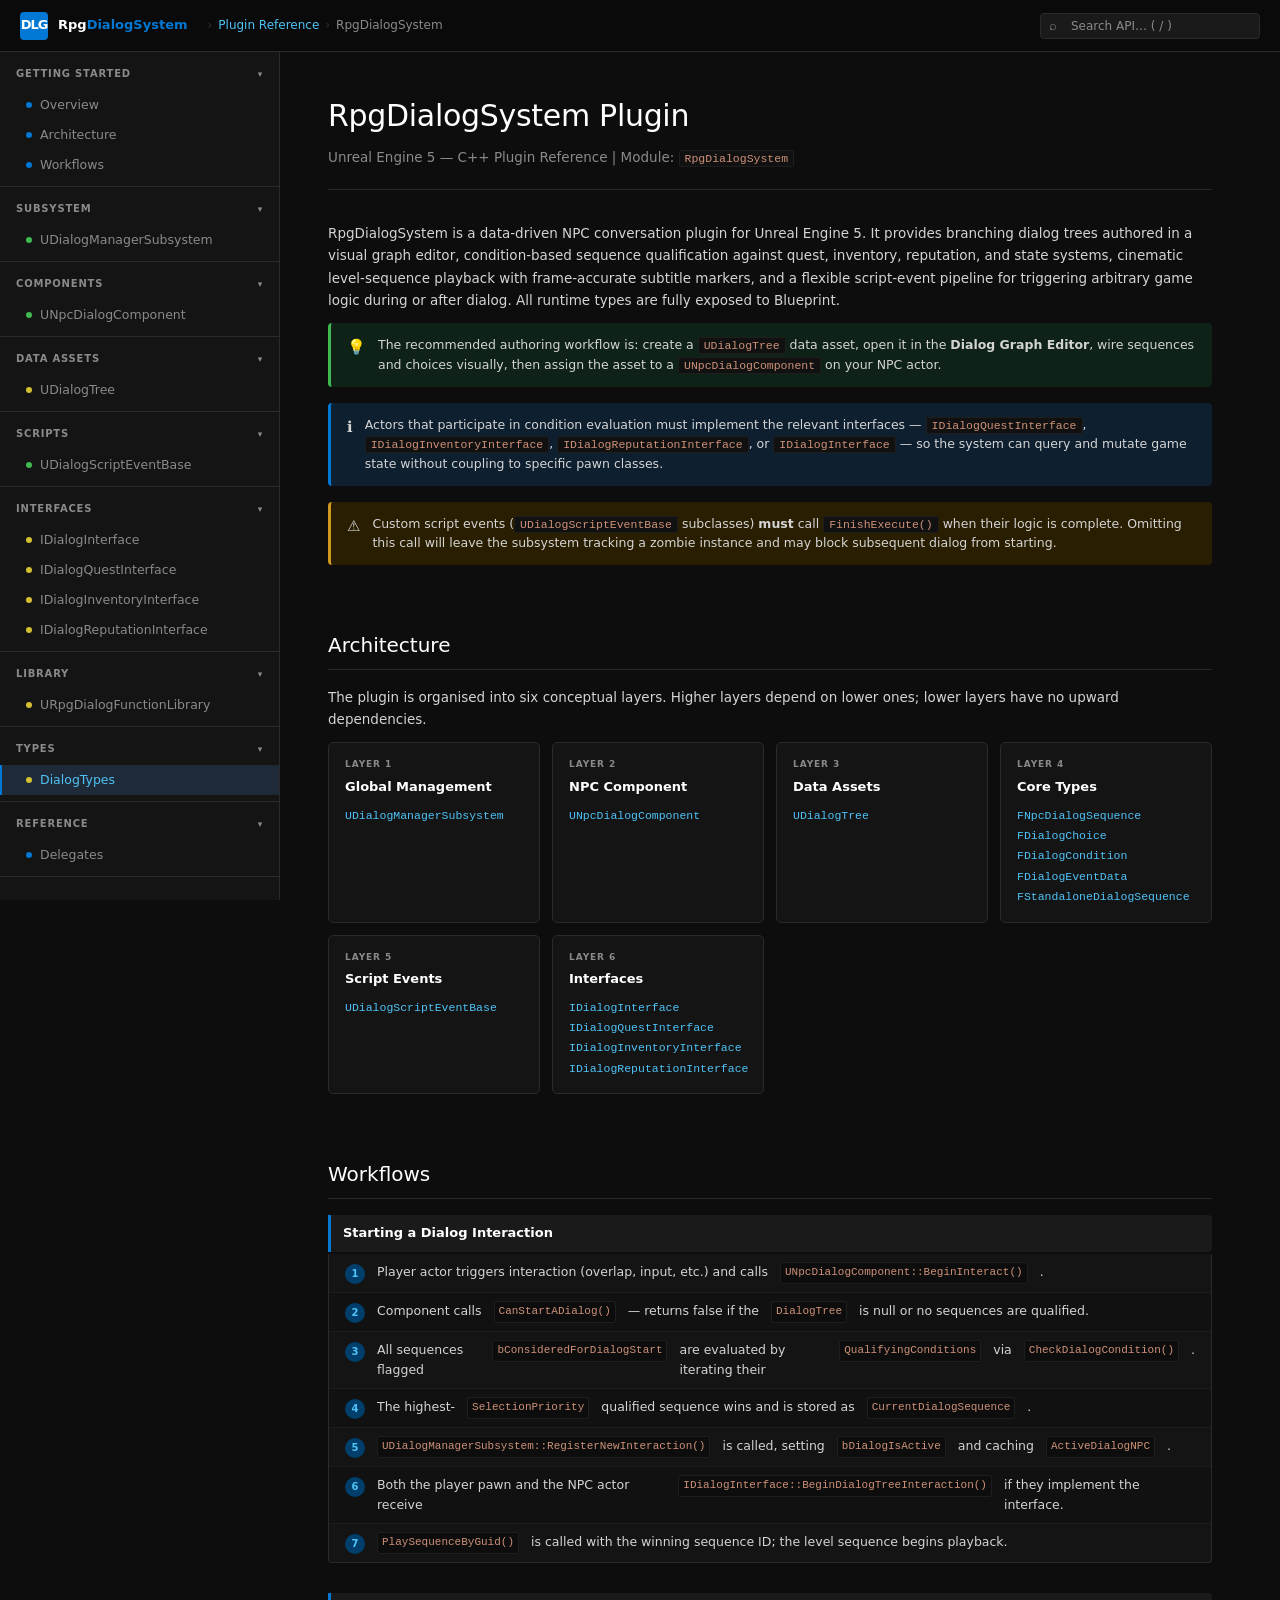
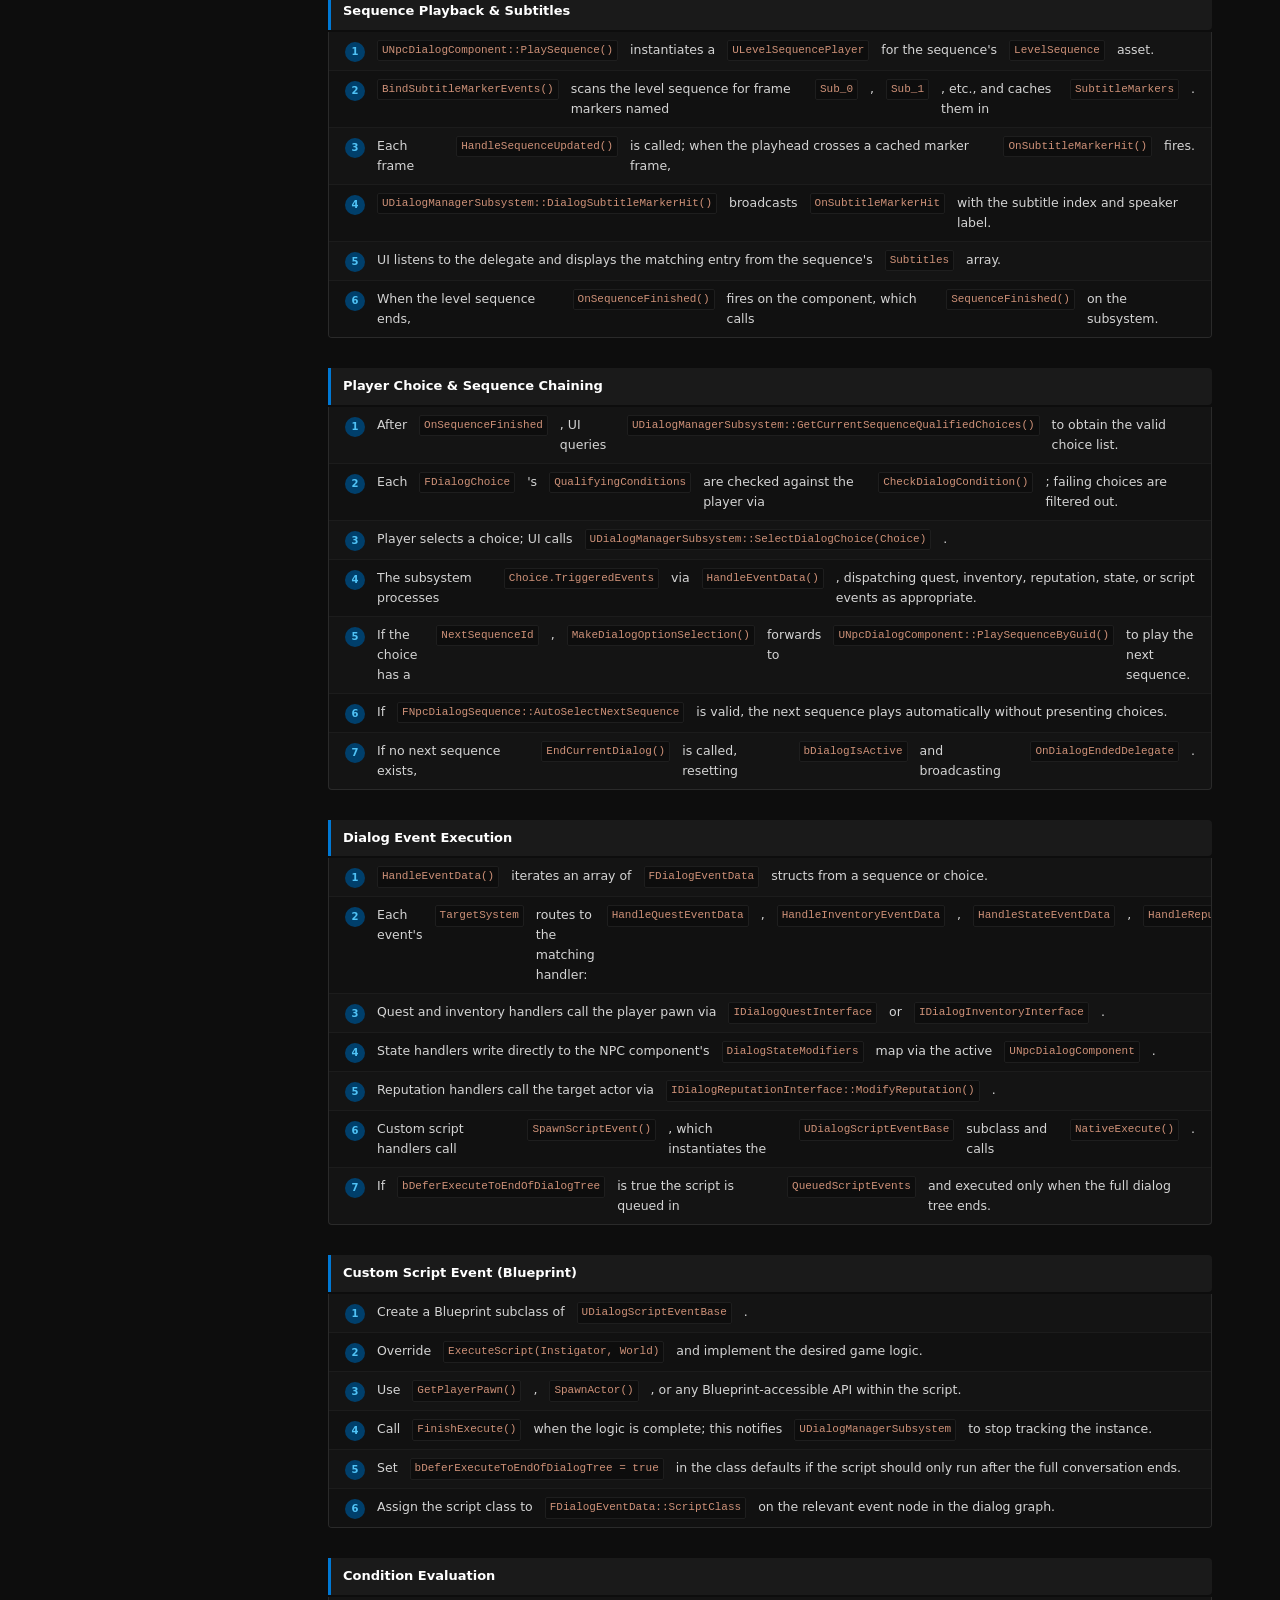
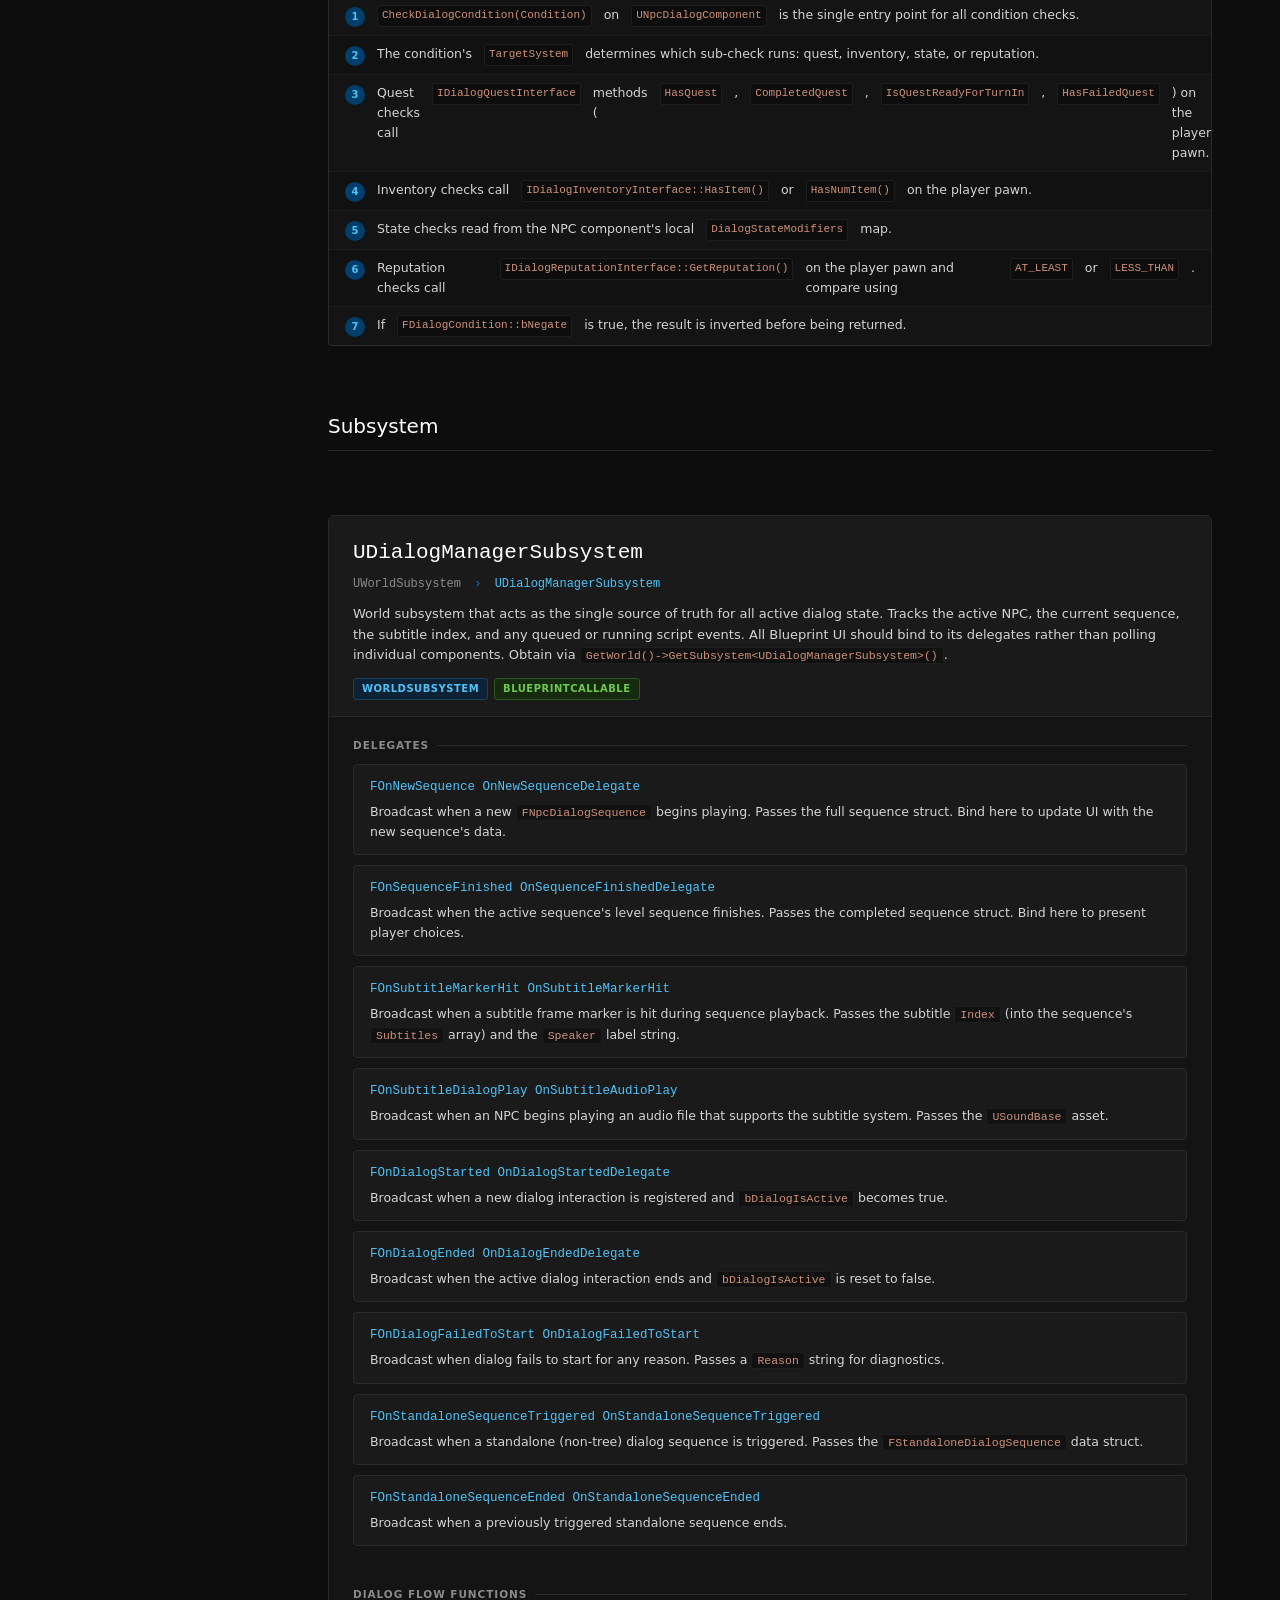
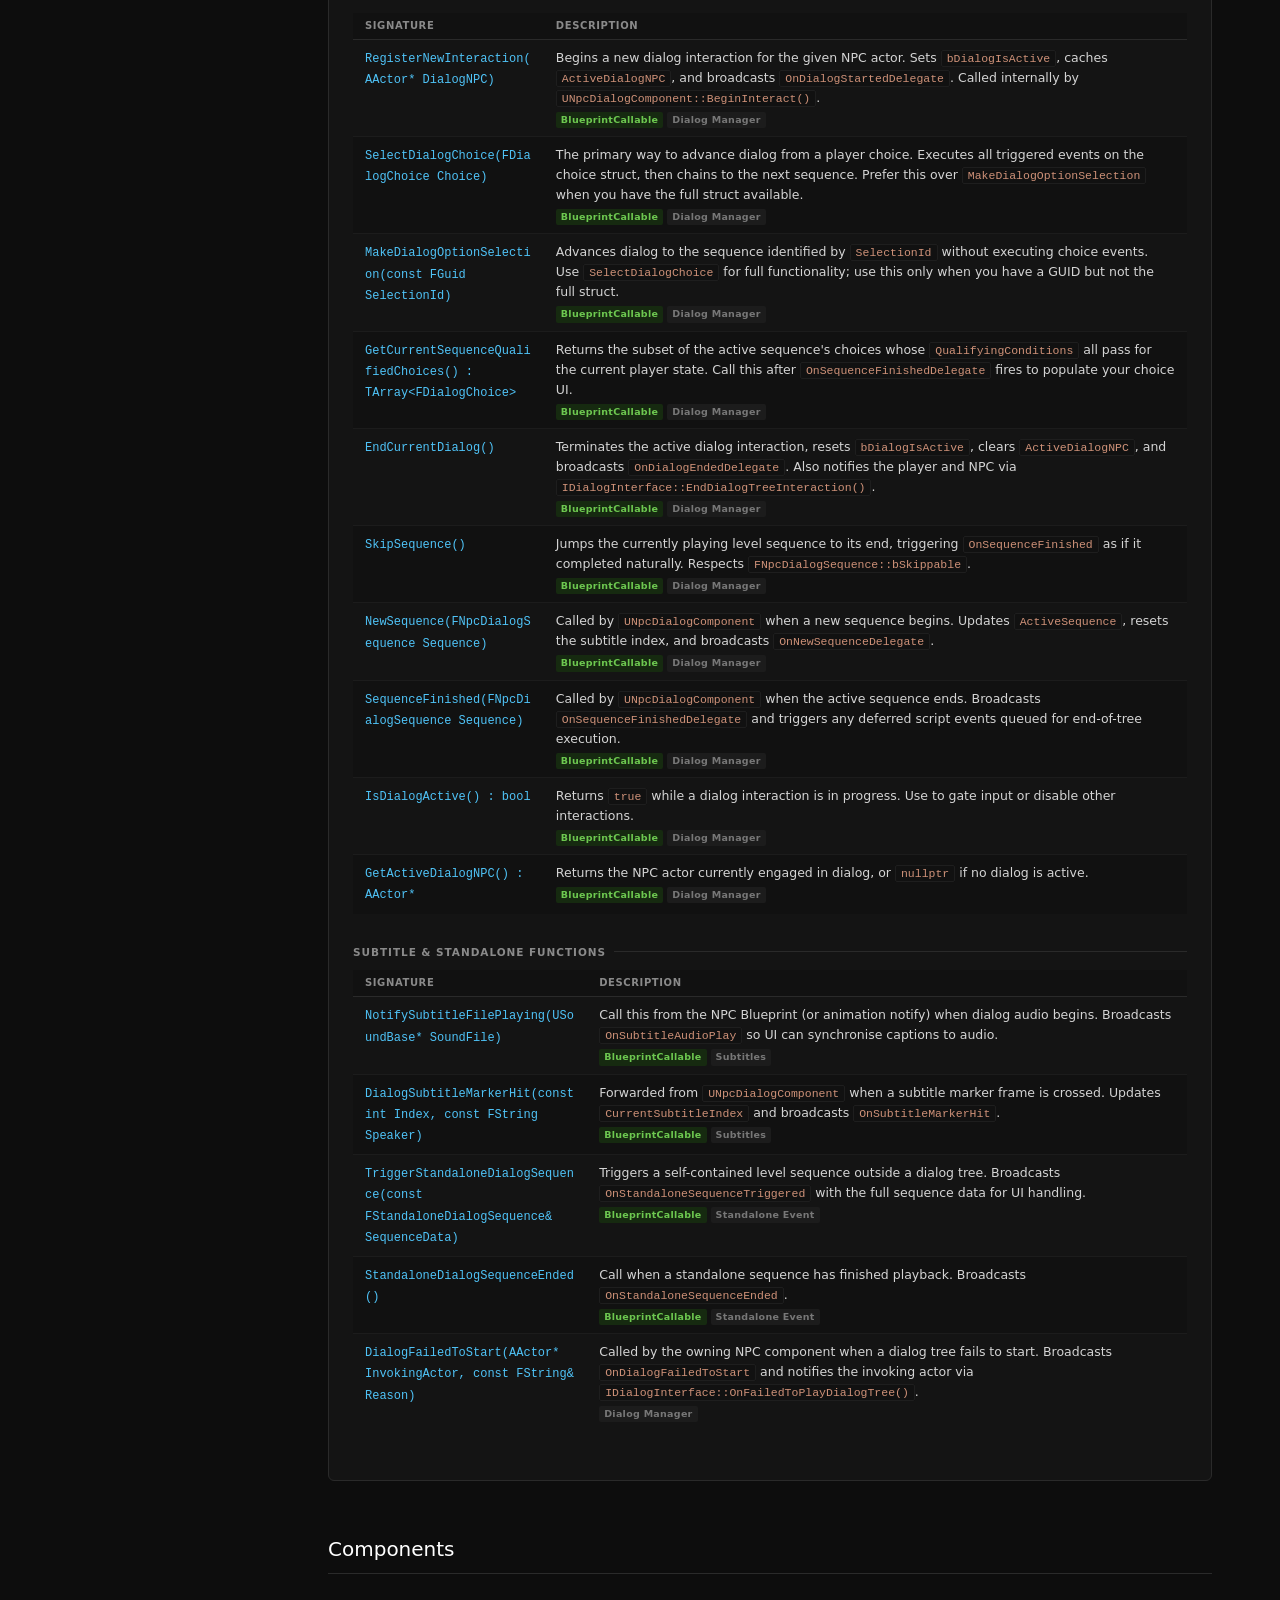
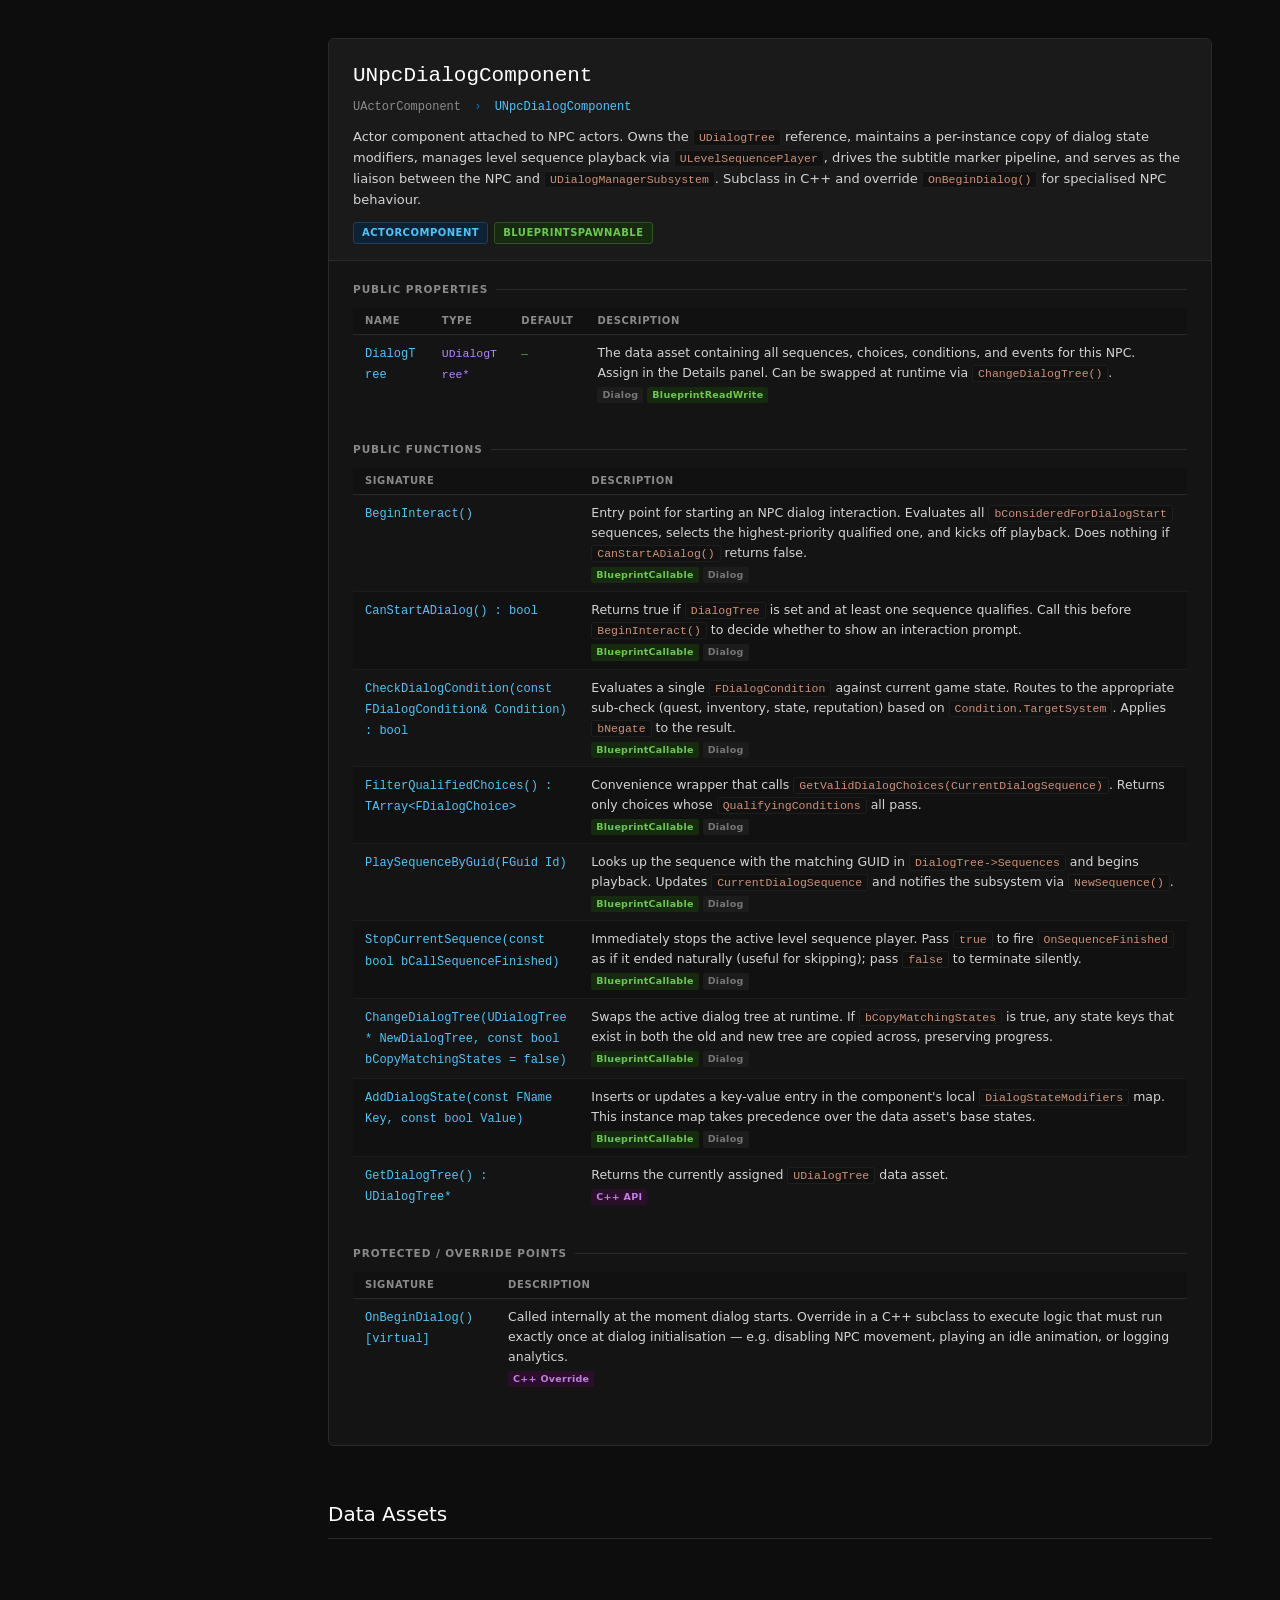
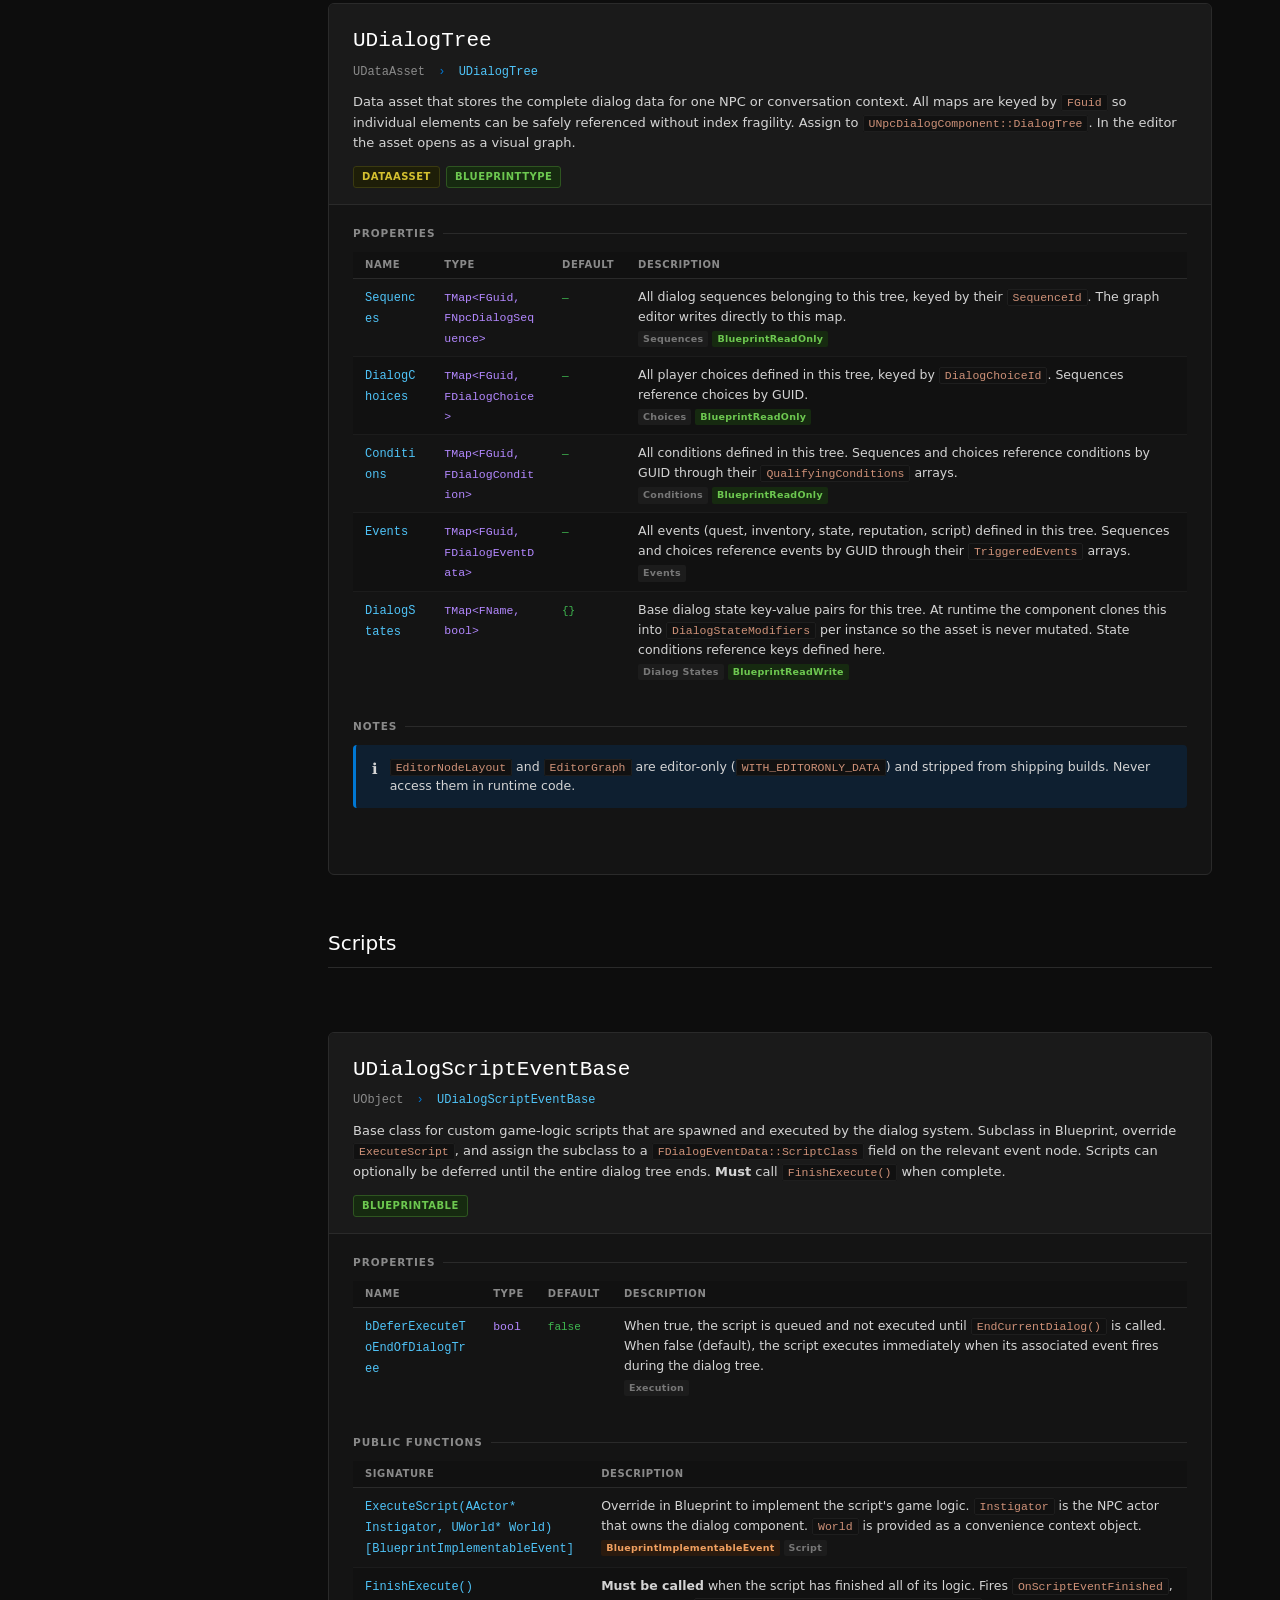
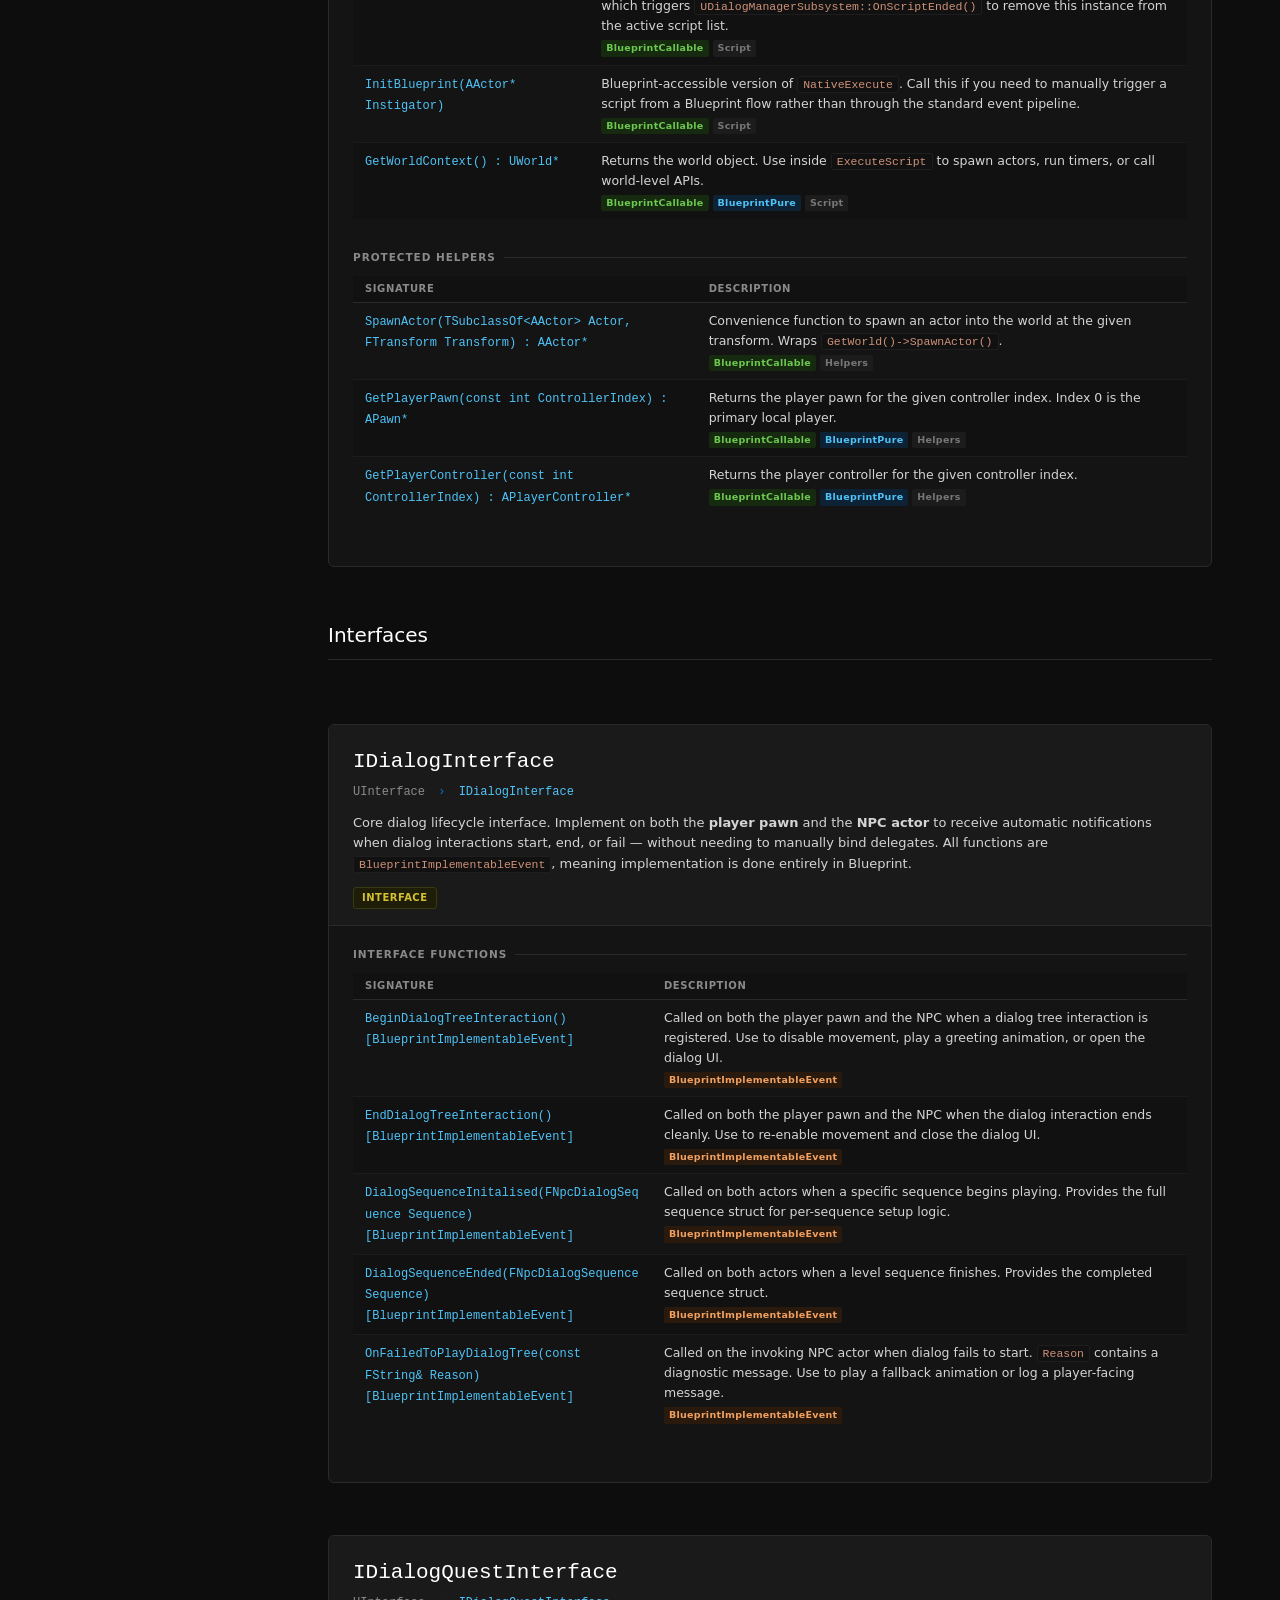
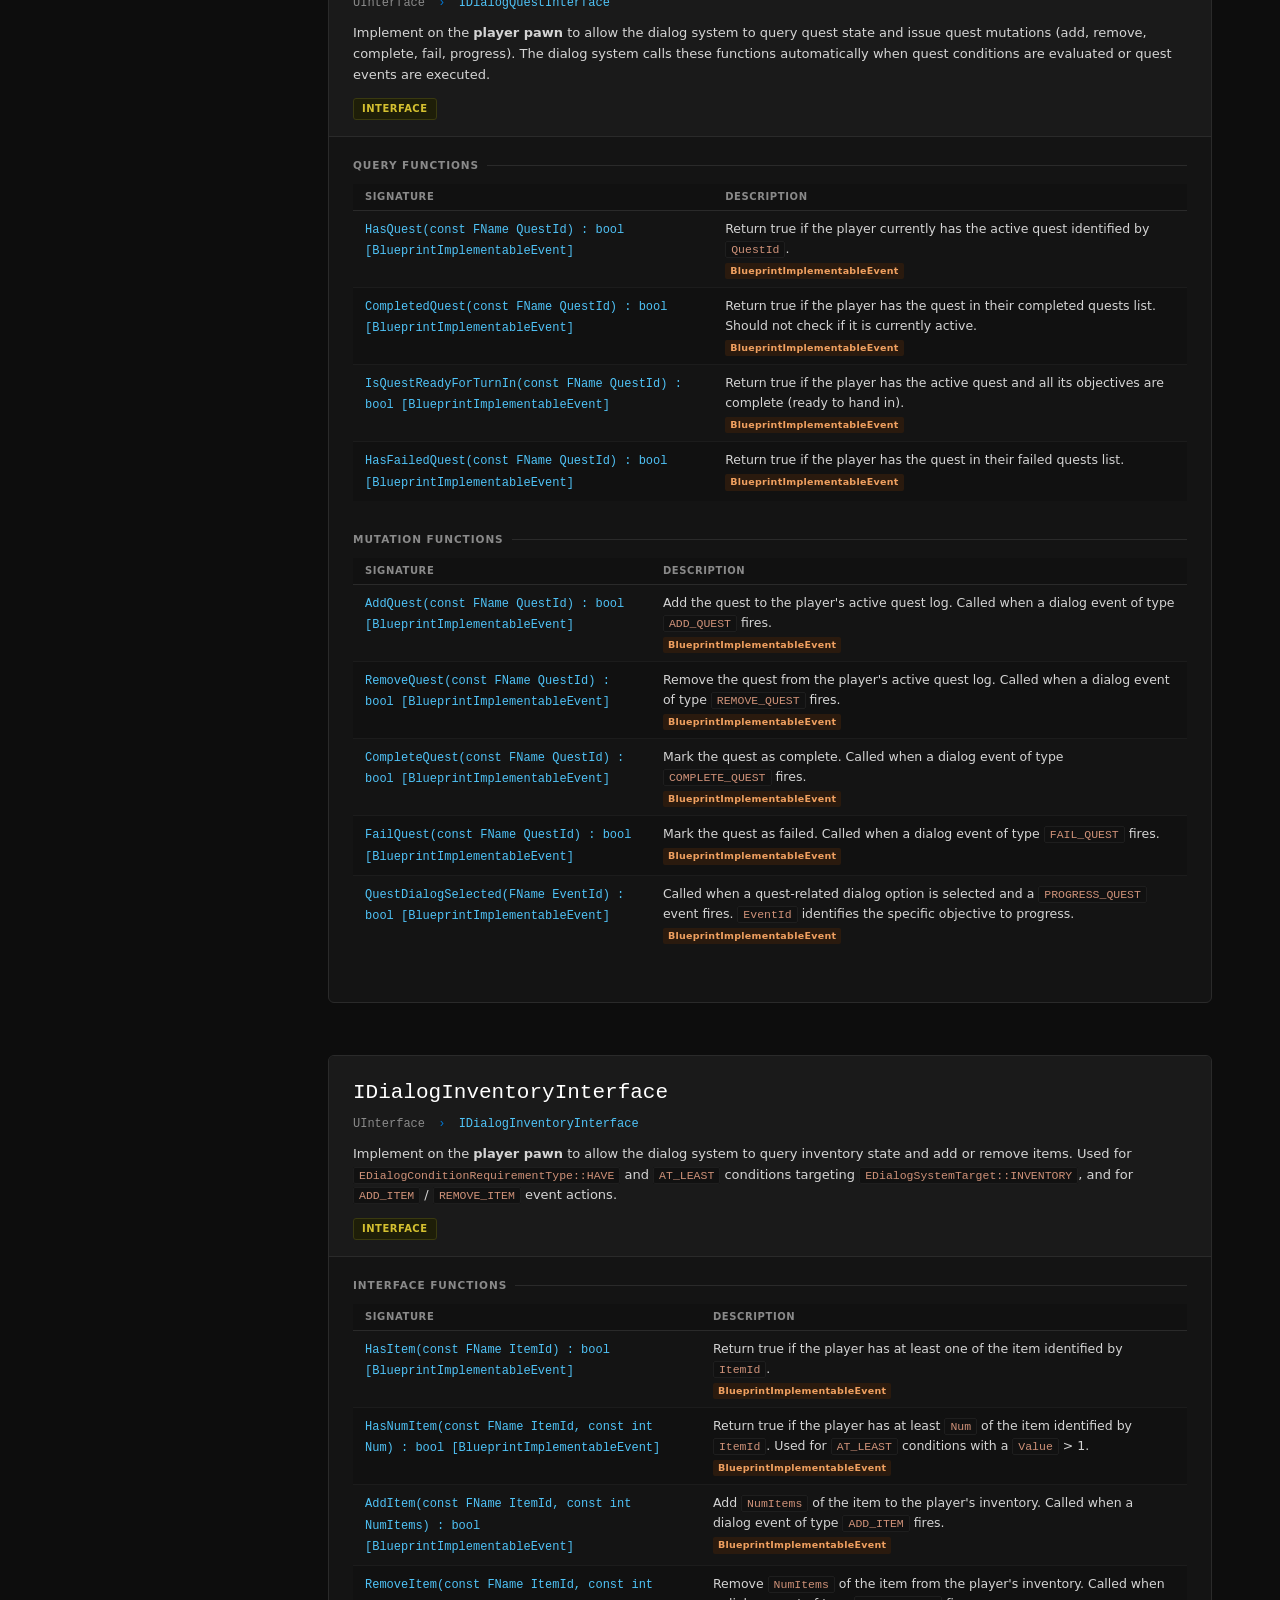
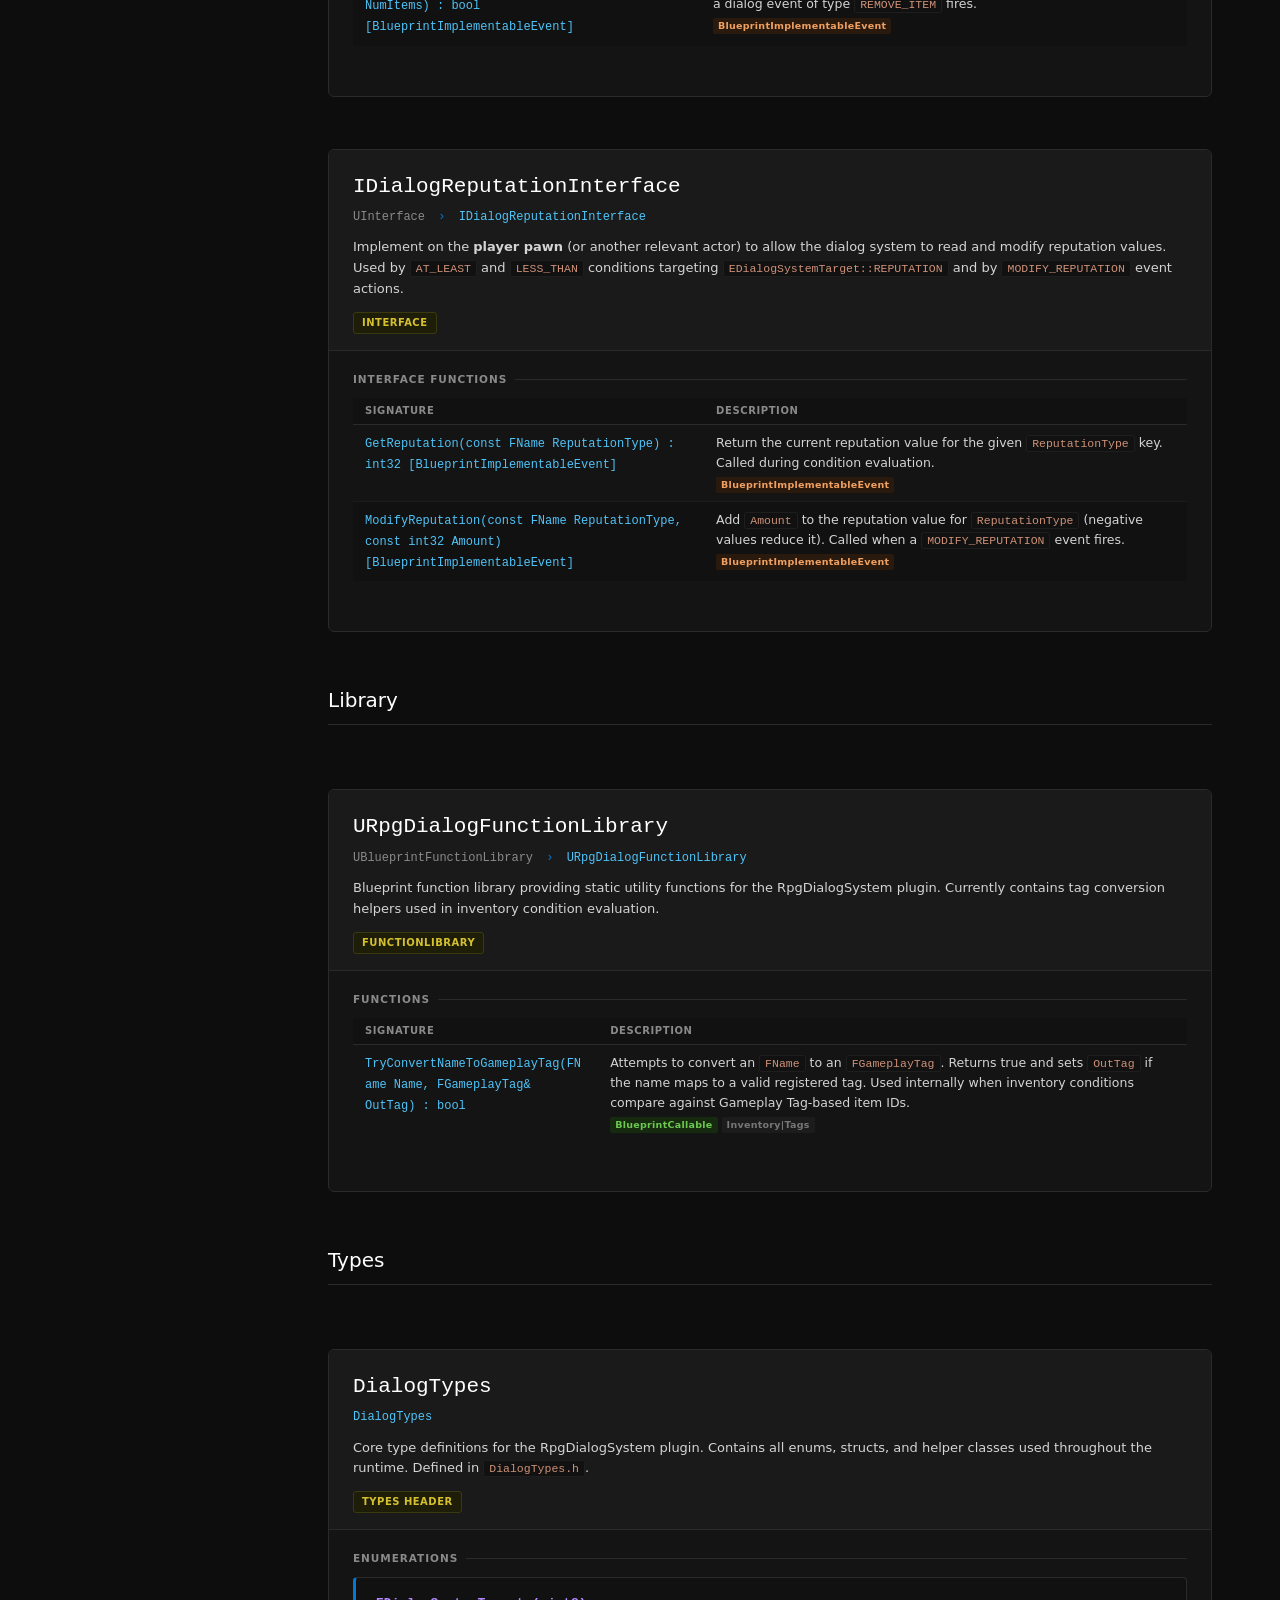
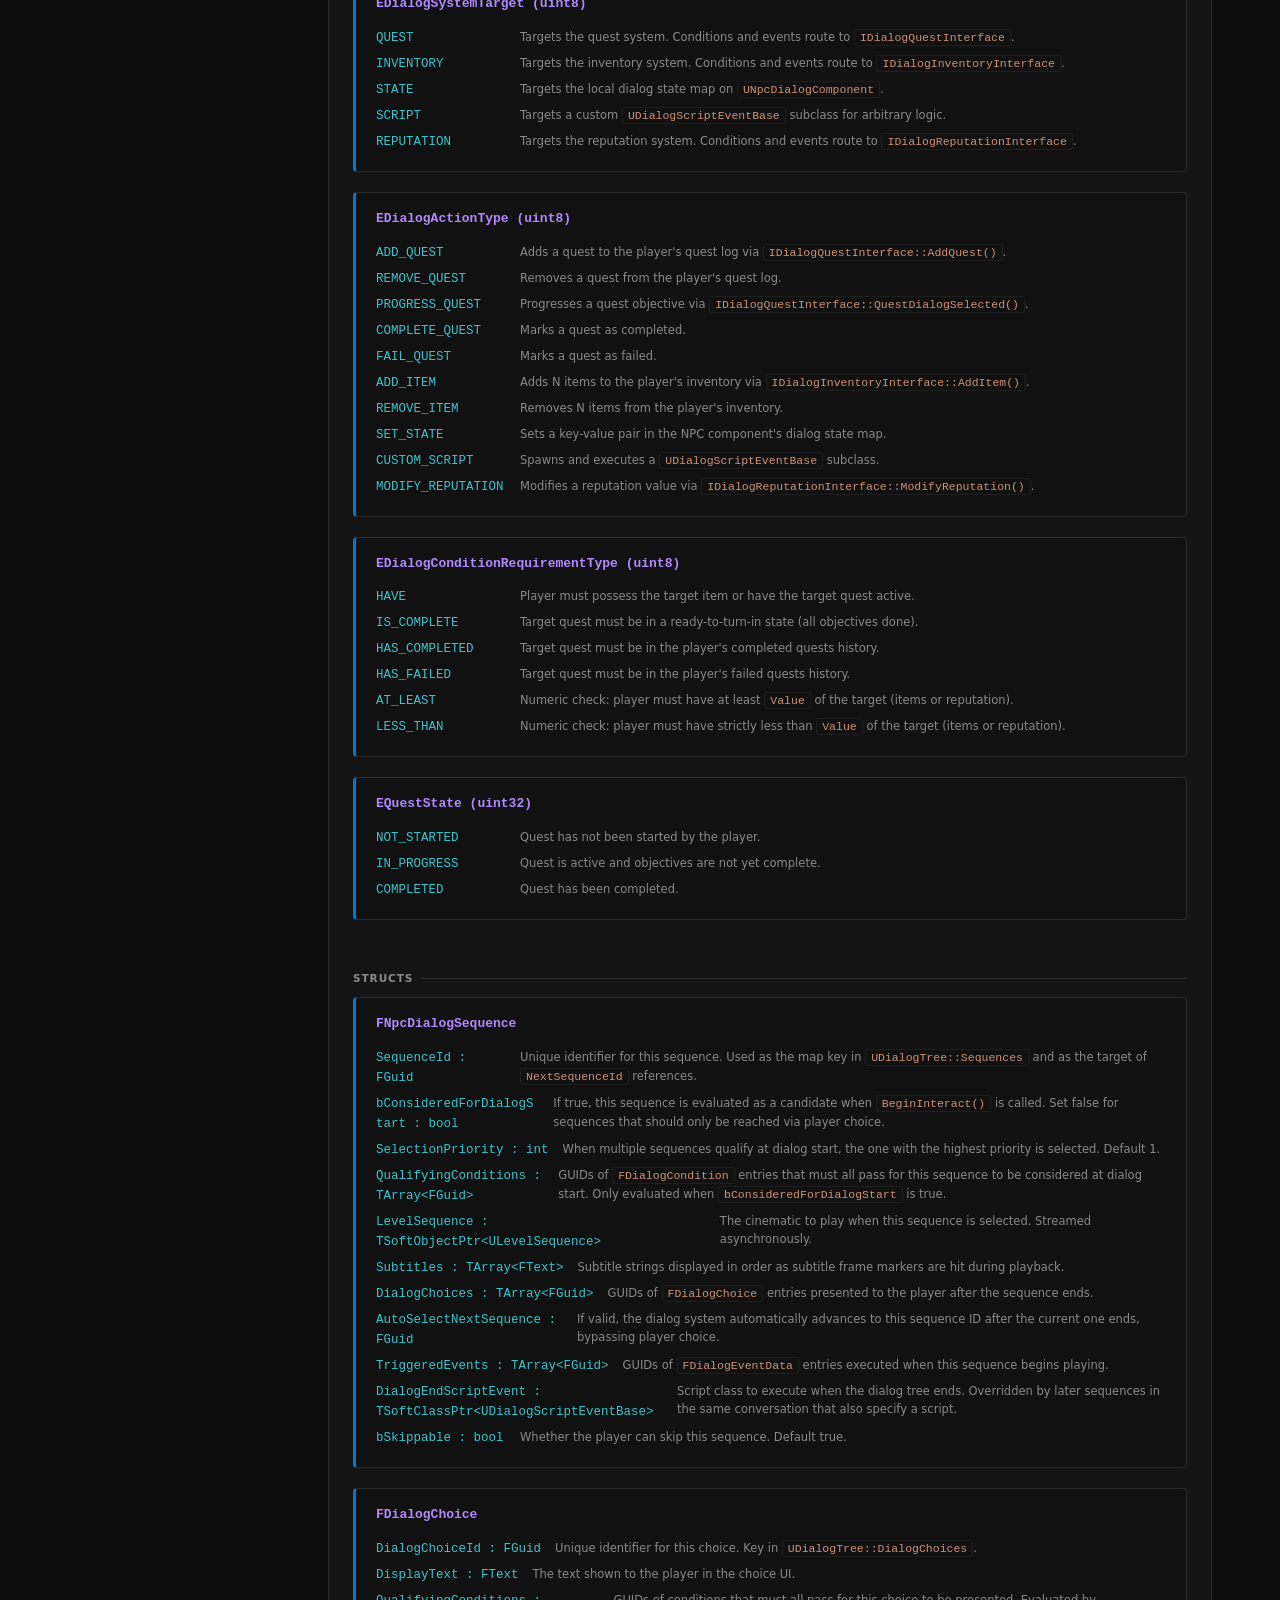
<file: index.html>
<!DOCTYPE html>
<html lang="en">
<head>
    <meta charset="UTF-8">
    <meta name="viewport" content="width=device-width, initial-scale=1.0">
    <title>Plugin Docs</title>
    <link rel="stylesheet" href="style.css">
</head>
<body>
    <header id="topbar"></header>
    <div id="layout">
        <nav id="sidebar"></nav>
        <main id="content"></main>
    </div>
    <!-- Swap this line to change the active plugin: -->
    <script src="rpg-dialog-system.js"></script>
    <script src="renderer.js"></script>
</body>
</html>
</file>
<file: style.css>
/* DMT_AI_V2 Plugin Documentation — Unreal Engine dark theme */

:root {
    --bg-primary:       #0d0d0d;
    --bg-secondary:     #141414;
    --bg-tertiary:      #1a1a1a;
    --bg-code:          #111111;
    --bg-table-alt:     #161616;
    --bg-hover:         #1f2a38;
    --border:           #2a2a2a;
    --border-accent:    #004a8f;

    --text-primary:     #d4d4d4;
    --text-secondary:   #8a8a8a;
    --text-heading:     #ffffff;
    --text-link:        #4fc3f7;
    --text-link-hover:  #81d4fa;
    --text-code:        #ce9178;

    --accent-blue:      #0078d4;
    --accent-blue-dim:  #003f6b;
    --accent-green:     #3fb950;
    --accent-yellow:    #d29922;
    --accent-purple:    #b388ff;
    --accent-red:       #f47067;
    --accent-teal:      #39c5cf;

    --nav-width:        280px;
    --topbar-height:    52px;
    --font-main:        'Segoe UI', system-ui, -apple-system, sans-serif;
    --font-mono:        'Cascadia Code', 'Consolas', 'Courier New', monospace;
}

*, *::before, *::after { box-sizing: border-box; margin: 0; padding: 0; }

html { font-size: 14px; scroll-behavior: smooth; }

body {
    background: var(--bg-primary);
    color: var(--text-primary);
    font-family: var(--font-main);
    line-height: 1.6;
    min-height: 100vh;
}

/* ── TOP BAR ──────────────────────────────────────── */
#topbar {
    position: fixed;
    top: 0; left: 0; right: 0;
    height: var(--topbar-height);
    background: #0a0a0a;
    border-bottom: 1px solid var(--border);
    display: flex;
    align-items: center;
    padding: 0 20px;
    gap: 20px;
    z-index: 200;
}

#topbar .logo {
    display: flex;
    align-items: center;
    gap: 10px;
    text-decoration: none;
    flex-shrink: 0;
}

#topbar .logo .logo-icon {
    width: 28px; height: 28px;
    background: var(--accent-blue);
    border-radius: 4px;
    display: flex; align-items: center; justify-content: center;
    font-weight: 900;
    font-size: 13px;
    color: #fff;
    letter-spacing: -1px;
}

#topbar .logo-text {
    font-size: 13px;
    font-weight: 600;
    color: var(--text-heading);
    white-space: nowrap;
}

#topbar .logo-text span { color: var(--accent-blue); }

#topbar .breadcrumb {
    font-size: 12px;
    color: var(--text-secondary);
    display: flex;
    align-items: center;
    gap: 6px;
    flex: 1;
}

#topbar .breadcrumb a { color: var(--text-link); text-decoration: none; }
#topbar .breadcrumb a:hover { color: var(--text-link-hover); }
#topbar .breadcrumb .sep { color: #333; }

#search-wrap {
    position: relative;
    flex-shrink: 0;
}

#search {
    background: var(--bg-tertiary);
    border: 1px solid var(--border);
    border-radius: 4px;
    color: var(--text-primary);
    font-family: var(--font-main);
    font-size: 12px;
    padding: 5px 10px 5px 30px;
    width: 220px;
    outline: none;
    transition: border-color .15s;
}
#search:focus { border-color: var(--accent-blue); }
#search::placeholder { color: var(--text-secondary); }

#search-icon {
    position: absolute;
    left: 9px; top: 50%;
    transform: translateY(-50%);
    color: var(--text-secondary);
    font-size: 13px;
    pointer-events: none;
}

#search-results {
    position: absolute;
    top: calc(100% + 4px);
    right: 0;
    width: 340px;
    background: var(--bg-tertiary);
    border: 1px solid var(--border);
    border-radius: 4px;
    box-shadow: 0 8px 24px rgba(0,0,0,.6);
    z-index: 300;
    display: none;
    max-height: 380px;
    overflow-y: auto;
}
#search-results.open { display: block; }

.sr-item {
    padding: 8px 14px;
    cursor: pointer;
    border-bottom: 1px solid var(--border);
    font-size: 12px;
}
.sr-item:last-child { border-bottom: none; }
.sr-item:hover { background: var(--bg-hover); }
.sr-name { color: var(--text-link); font-family: var(--font-mono); }
.sr-ctx  { color: var(--text-secondary); font-size: 11px; margin-top: 2px; }

/* ── LAYOUT ───────────────────────────────────────── */
#layout {
    display: flex;
    padding-top: var(--topbar-height);
    min-height: 100vh;
}

/* ── SIDEBAR ──────────────────────────────────────── */
#sidebar {
    position: fixed;
    top: var(--topbar-height);
    left: 0;
    bottom: 0;
    width: var(--nav-width);
    background: var(--bg-secondary);
    border-right: 1px solid var(--border);
    overflow-y: auto;
    overflow-x: hidden;
    z-index: 100;
    scrollbar-width: thin;
    scrollbar-color: #2a2a2a transparent;
}
#sidebar::-webkit-scrollbar { width: 4px; }
#sidebar::-webkit-scrollbar-thumb { background: #2a2a2a; border-radius: 2px; }

.nav-section {
    padding: 6px 0;
    border-bottom: 1px solid var(--border);
}

.nav-section-header {
    display: flex;
    align-items: center;
    justify-content: space-between;
    padding: 8px 16px;
    cursor: pointer;
    user-select: none;
    font-size: 10px;
    font-weight: 700;
    letter-spacing: .08em;
    text-transform: uppercase;
    color: var(--text-secondary);
    transition: color .15s;
}
.nav-section-header:hover { color: var(--text-primary); }
.nav-section-header .chevron { transition: transform .2s; font-size: 9px; }
.nav-section.collapsed .chevron { transform: rotate(-90deg); }
.nav-section.collapsed .nav-items { display: none; }

.nav-items { list-style: none; }

.nav-item a {
    display: flex;
    align-items: center;
    gap: 8px;
    padding: 5px 16px 5px 24px;
    font-size: 12.5px;
    color: var(--text-secondary);
    text-decoration: none;
    transition: color .12s, background .12s;
    border-left: 2px solid transparent;
    white-space: nowrap;
    overflow: hidden;
    text-overflow: ellipsis;
}
.nav-item a:hover { color: var(--text-primary); background: var(--bg-tertiary); }
.nav-item a.active {
    color: var(--text-link);
    border-left-color: var(--accent-blue);
    background: var(--bg-hover);
}

.type-dot {
    width: 6px; height: 6px;
    border-radius: 50%;
    flex-shrink: 0;
}
.dot-actor     { background: #d4c030; }
.dot-component { background: var(--accent-green); }
.dot-script    { background: var(--accent-purple); }
.dot-object    { background: var(--accent-teal); }
.dot-interface { background: var(--accent-yellow); }
.dot-library   { background: var(--accent-red); }
.dot-overview  { background: var(--accent-blue); }

/* ── MAIN CONTENT ─────────────────────────────────── */
#content {
    margin-left: var(--nav-width);
    flex: 1;
    max-width: 980px;
    padding: 40px 48px 100px;
    min-width: 0;
    overflow-x: auto;
}

.doc-section {
    margin-bottom: 64px;
    scroll-margin-top: calc(var(--topbar-height) + 20px);
}

.page-title {
    font-size: 30px;
    font-weight: 300;
    color: var(--text-heading);
    letter-spacing: -.3px;
    margin-bottom: 6px;
}

.page-subtitle {
    font-size: 13.5px;
    color: var(--text-secondary);
    margin-bottom: 32px;
    padding-bottom: 20px;
    border-bottom: 1px solid var(--border);
}

.section-title {
    font-size: 20px;
    font-weight: 400;
    color: var(--text-heading);
    margin-bottom: 16px;
    padding-bottom: 8px;
    border-bottom: 1px solid var(--border);
}

p {
    margin-bottom: 12px;
    font-size: 13.5px;
    line-height: 1.65;
}

/* ── CLASS CARD ───────────────────────────────────── */
.class-card {
    background: var(--bg-secondary);
    border: 1px solid var(--border);
    border-radius: 6px;
    margin-bottom: 52px;
    overflow: hidden;
    scroll-margin-top: calc(var(--topbar-height) + 20px);
}

.class-header {
    padding: 20px 24px 16px;
    background: var(--bg-tertiary);
    border-bottom: 1px solid var(--border);
}

.class-name {
    font-size: 21px;
    font-weight: 500;
    color: var(--text-heading);
    font-family: var(--font-mono);
    margin-bottom: 5px;
}

.class-parents {
    font-size: 12px;
    color: var(--text-secondary);
    font-family: var(--font-mono);
    margin-bottom: 10px;
}
.class-parents .arrow { color: var(--accent-blue); margin: 0 6px; }
.class-parents .parent { color: var(--text-link); }

.class-description {
    font-size: 13px;
    color: var(--text-primary);
    line-height: 1.6;
    margin-bottom: 12px;
}

.badge-row { display: flex; flex-wrap: wrap; gap: 6px; }

.badge {
    display: inline-flex;
    align-items: center;
    padding: 2px 8px;
    border-radius: 3px;
    font-size: 10px;
    font-weight: 600;
    letter-spacing: .05em;
    text-transform: uppercase;
    border: 1px solid;
}
.badge-blueprintable { background: #162a10; border-color: #2e5520; color: #6dc850; }
.badge-component     { background: #0e2236; border-color: #1a4060; color: #4fc3f7; }
.badge-actor         { background: #1e1e08; border-color: #3a3a10; color: #d4c030; }
.badge-object        { background: #1a0e2a; border-color: #36205a; color: #b388ff; }
.badge-library       { background: #2a0e0e; border-color: #5a1a1a; color: #f47067; }
.badge-interface-b   { background: #0e2a2a; border-color: #1a5050; color: #39c5cf; }

.class-body { padding: 20px 24px; }

/* ── MEMBER TABLES ────────────────────────────────── */
.member-group { margin-bottom: 30px; }

.member-group-title {
    font-size: 10.5px;
    font-weight: 700;
    letter-spacing: .09em;
    text-transform: uppercase;
    color: var(--text-secondary);
    margin-bottom: 10px;
    display: flex;
    align-items: center;
    gap: 8px;
}
.member-group-title::after {
    content: '';
    flex: 1;
    height: 1px;
    background: var(--border);
}

.member-group {
    overflow-x: auto;
}

.member-table {
    width: 100%;
    min-width: 520px;
    border-collapse: collapse;
    font-size: 12.5px;
}

.member-table th {
    text-align: left;
    padding: 5px 12px;
    font-size: 10px;
    font-weight: 700;
    letter-spacing: .06em;
    text-transform: uppercase;
    color: var(--text-secondary);
    border-bottom: 1px solid var(--border);
    background: #111;
}

.member-table td {
    padding: 8px 12px;
    border-bottom: 1px solid #1c1c1c;
    vertical-align: top;
}

.member-table tr:last-child td { border-bottom: none; }
.member-table tr:nth-child(even) td { background: #111; }
.member-table tr:hover td { background: var(--bg-hover); }

.member-name {
    font-family: var(--font-mono);
    color: var(--text-link);
    font-size: 12px;
    word-break: break-word;
}

.member-type {
    font-family: var(--font-mono);
    color: var(--accent-purple);
    font-size: 11.5px;
    word-break: break-word;
}

.member-default {
    font-family: var(--font-mono);
    color: var(--accent-green);
    font-size: 11px;
}

.member-desc { color: var(--text-primary); font-size: 12.5px; line-height: 1.5; }

.meta-tags { display: flex; flex-wrap: wrap; gap: 4px; margin-top: 4px; }

.meta-tag {
    font-size: 9.5px;
    padding: 1px 5px;
    border-radius: 2px;
    font-weight: 600;
    letter-spacing: .03em;
}
.meta-bp     { background: #162a10; color: #6dc850; }
.meta-pure   { background: #0e2236; color: #4fc3f7; }
.meta-native { background: #1e1e08; color: #d4c030; }
.meta-impl   { background: #2a1a0e; color: #f0a060; }
.meta-prot   { background: #2a0e2a; color: #c080e0; }
.meta-cat    { background: #1c1c1c; color: #777; }

/* ── ENUM / STRUCT ────────────────────────────────── */
.enum-block, .struct-block {
    background: var(--bg-code);
    border: 1px solid var(--border);
    border-left: 3px solid var(--accent-blue);
    border-radius: 4px;
    padding: 16px 20px;
    margin-bottom: 20px;
    font-family: var(--font-mono);
    font-size: 12.5px;
    overflow-x: auto;
}

.enum-block-title, .struct-block-title {
    font-size: 13px;
    font-weight: 600;
    color: var(--accent-purple);
    margin-bottom: 10px;
    font-family: var(--font-mono);
}

.enum-row {
    display: flex;
    align-items: baseline;
    gap: 14px;
    padding: 3px 0;
}
.enum-row .er-name { color: var(--accent-teal); min-width: 130px; word-break: break-word; }
.enum-row .er-desc { color: var(--text-secondary); font-size: 11.5px; font-family: var(--font-main); }

/* ── DELEGATES ────────────────────────────────────── */
.delegate-item {
    background: var(--bg-tertiary);
    border: 1px solid var(--border);
    border-radius: 4px;
    padding: 12px 16px;
    margin-bottom: 10px;
}
.delegate-sig {
    font-family: var(--font-mono);
    color: var(--text-link);
    font-size: 12.5px;
    margin-bottom: 5px;
}
.delegate-desc { color: var(--text-primary); font-size: 12.5px; }

/* ── WORKFLOW ─────────────────────────────────────── */
.workflow { margin-bottom: 30px; }

.workflow-title {
    font-size: 13px;
    font-weight: 600;
    color: var(--text-heading);
    padding: 8px 12px;
    background: var(--bg-tertiary);
    border-left: 3px solid var(--accent-blue);
    border-radius: 0 4px 4px 0;
    margin-bottom: 2px;
}

.workflow-steps {
    counter-reset: wstep;
    list-style: none;
    background: var(--bg-secondary);
    border: 1px solid var(--border);
    border-top: none;
    border-radius: 0 0 4px 4px;
    overflow: hidden;
}

.workflow-steps li {
    counter-increment: wstep;
    display: flex;
    align-items: flex-start;
    gap: 12px;
    padding: 8px 16px;
    font-size: 12.5px;
    border-bottom: 1px solid #1c1c1c;
}
.workflow-steps li:last-child { border-bottom: none; }
.workflow-steps li:nth-child(even) { background: #111; }

.workflow-steps li::before {
    content: counter(wstep);
    display: flex;
    align-items: center;
    justify-content: center;
    min-width: 20px;
    height: 20px;
    border-radius: 50%;
    background: var(--accent-blue-dim);
    color: var(--text-link);
    font-size: 10px;
    font-weight: 700;
    flex-shrink: 0;
    margin-top: 2px;
}

.workflow-steps code {
    font-family: var(--font-mono);
    font-size: 11px;
    color: var(--text-code);
    background: #0d0d0d;
    padding: 1px 4px;
    border-radius: 2px;
}

/* ── ARCH GRID ────────────────────────────────────── */
.arch-grid {
    display: grid;
    grid-template-columns: repeat(auto-fill, minmax(210px, 1fr));
    gap: 12px;
    margin-bottom: 28px;
}

.arch-card {
    background: var(--bg-secondary);
    border: 1px solid var(--border);
    border-radius: 5px;
    padding: 14px 16px;
}

.arch-layer-num {
    font-size: 9px;
    font-weight: 700;
    letter-spacing: .1em;
    text-transform: uppercase;
    color: var(--text-secondary);
    margin-bottom: 5px;
}

.arch-layer-name {
    font-size: 13px;
    font-weight: 600;
    color: var(--text-heading);
    margin-bottom: 8px;
}

.arch-items {
    list-style: none;
    font-family: var(--font-mono);
    font-size: 11.5px;
}
.arch-items li { padding: 1px 0; color: var(--text-link); }

/* ── CALLOUTS ─────────────────────────────────────── */
.callout {
    display: flex;
    gap: 12px;
    padding: 12px 16px;
    border-radius: 4px;
    margin-bottom: 16px;
    font-size: 12.5px;
    line-height: 1.55;
}
.callout-note { background: #0e1f30; border-left: 3px solid var(--accent-blue); }
.callout-tip  { background: #0e2218; border-left: 3px solid var(--accent-green); }
.callout-warn { background: #2a1e00; border-left: 3px solid var(--accent-yellow); }
.callout-icon { font-size: 15px; flex-shrink: 0; margin-top: 1px; }

/* ── INLINE CODE ──────────────────────────────────── */
code {
    font-family: var(--font-mono);
    font-size: 11.5px;
    color: var(--text-code);
    background: var(--bg-code);
    padding: 1px 5px;
    border-radius: 2px;
    border: 1px solid #1e1e1e;
}

/* ── SCROLLBAR ────────────────────────────────────── */
::-webkit-scrollbar { width: 6px; height: 6px; }
::-webkit-scrollbar-track { background: transparent; }
::-webkit-scrollbar-thumb { background: #2a2a2a; border-radius: 3px; }
::-webkit-scrollbar-thumb:hover { background: #3a3a3a; }

@media (max-width: 880px) {
    #sidebar { display: none; }
    #content { margin-left: 0; padding: 20px 20px 60px; }
}
</file>
